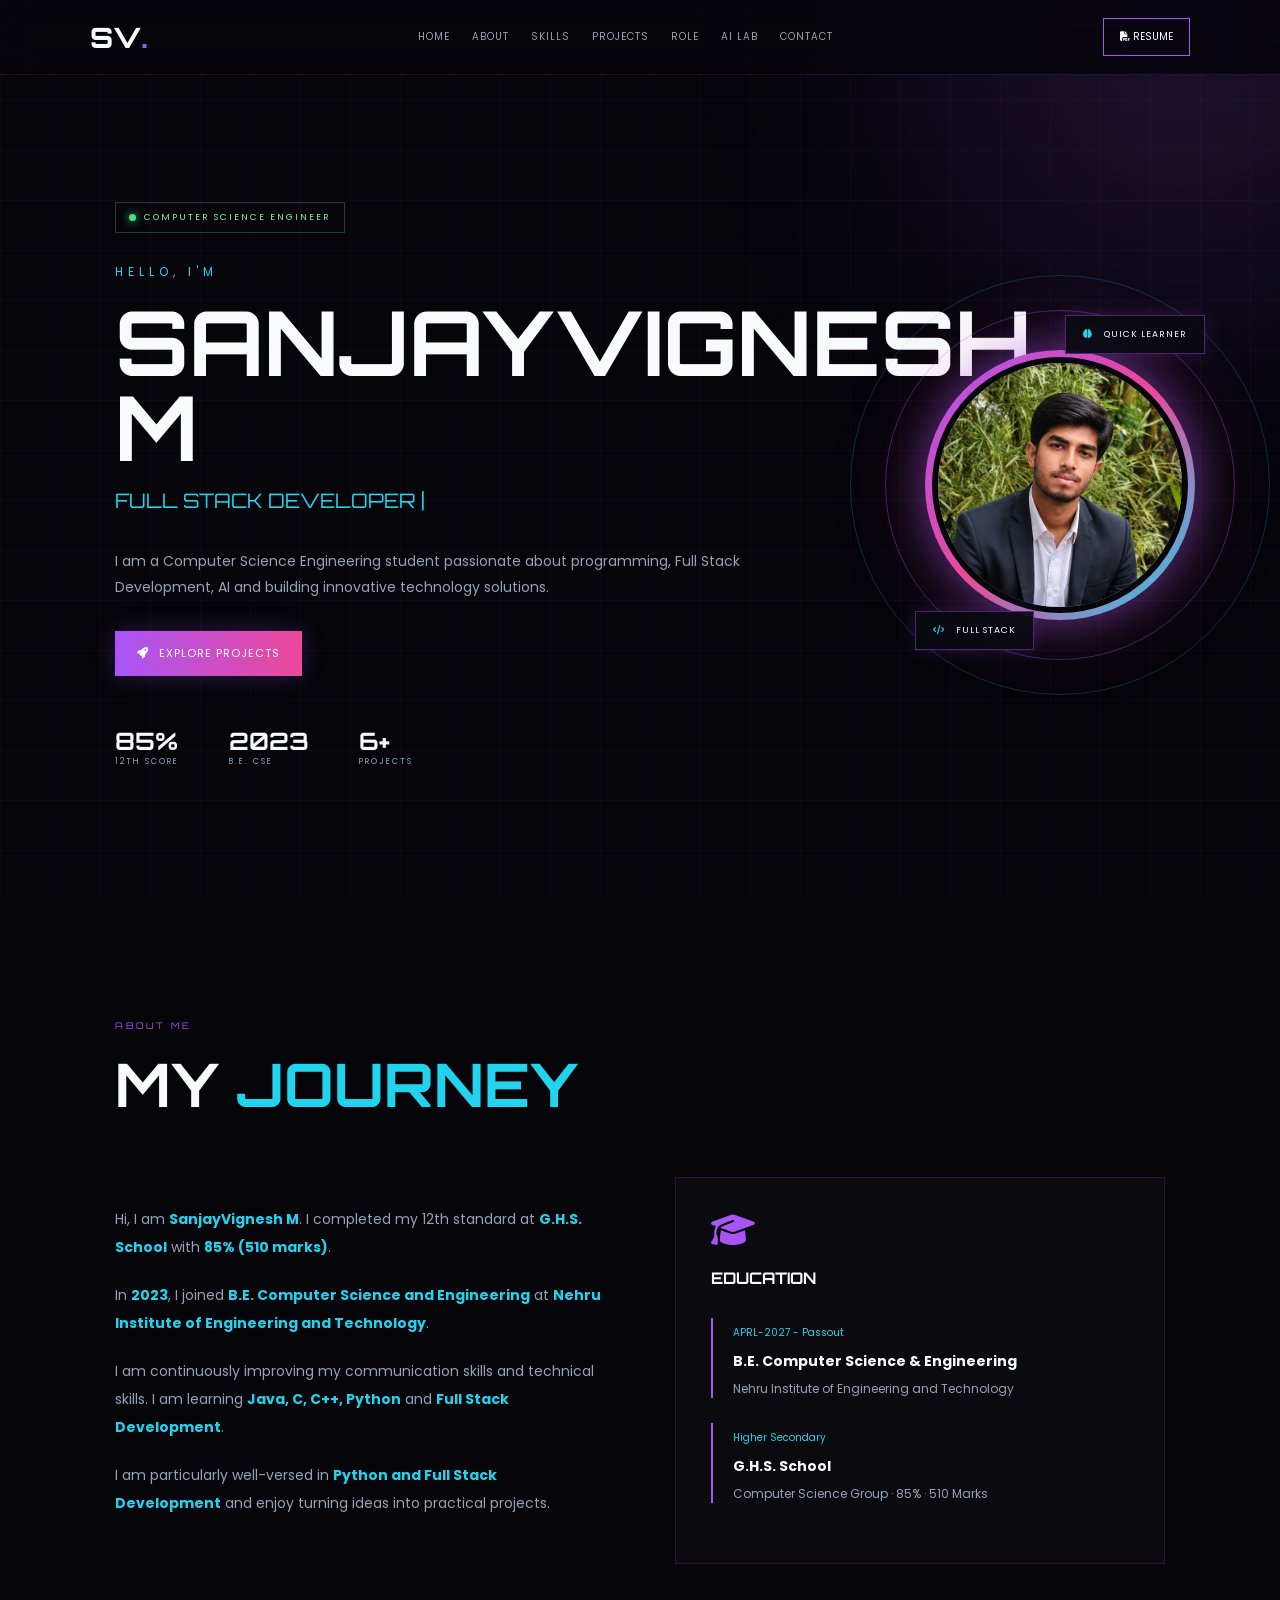
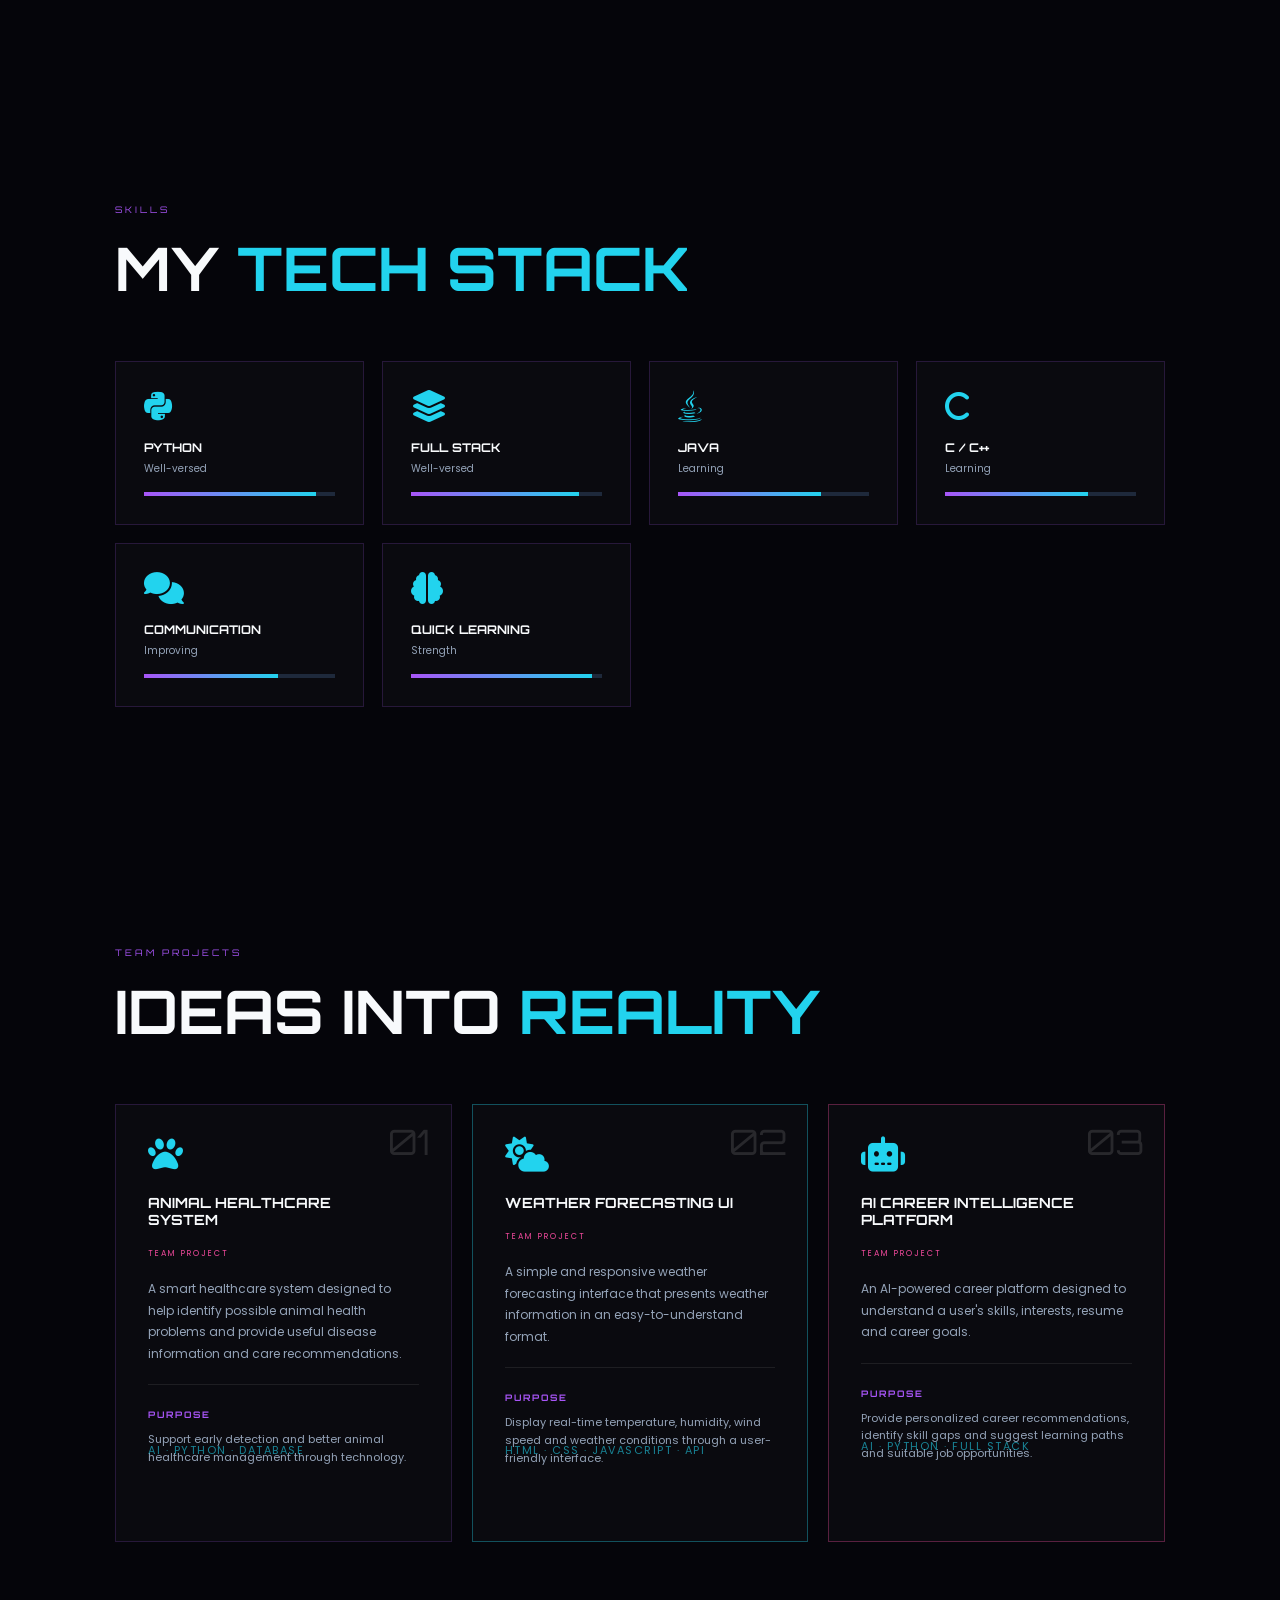
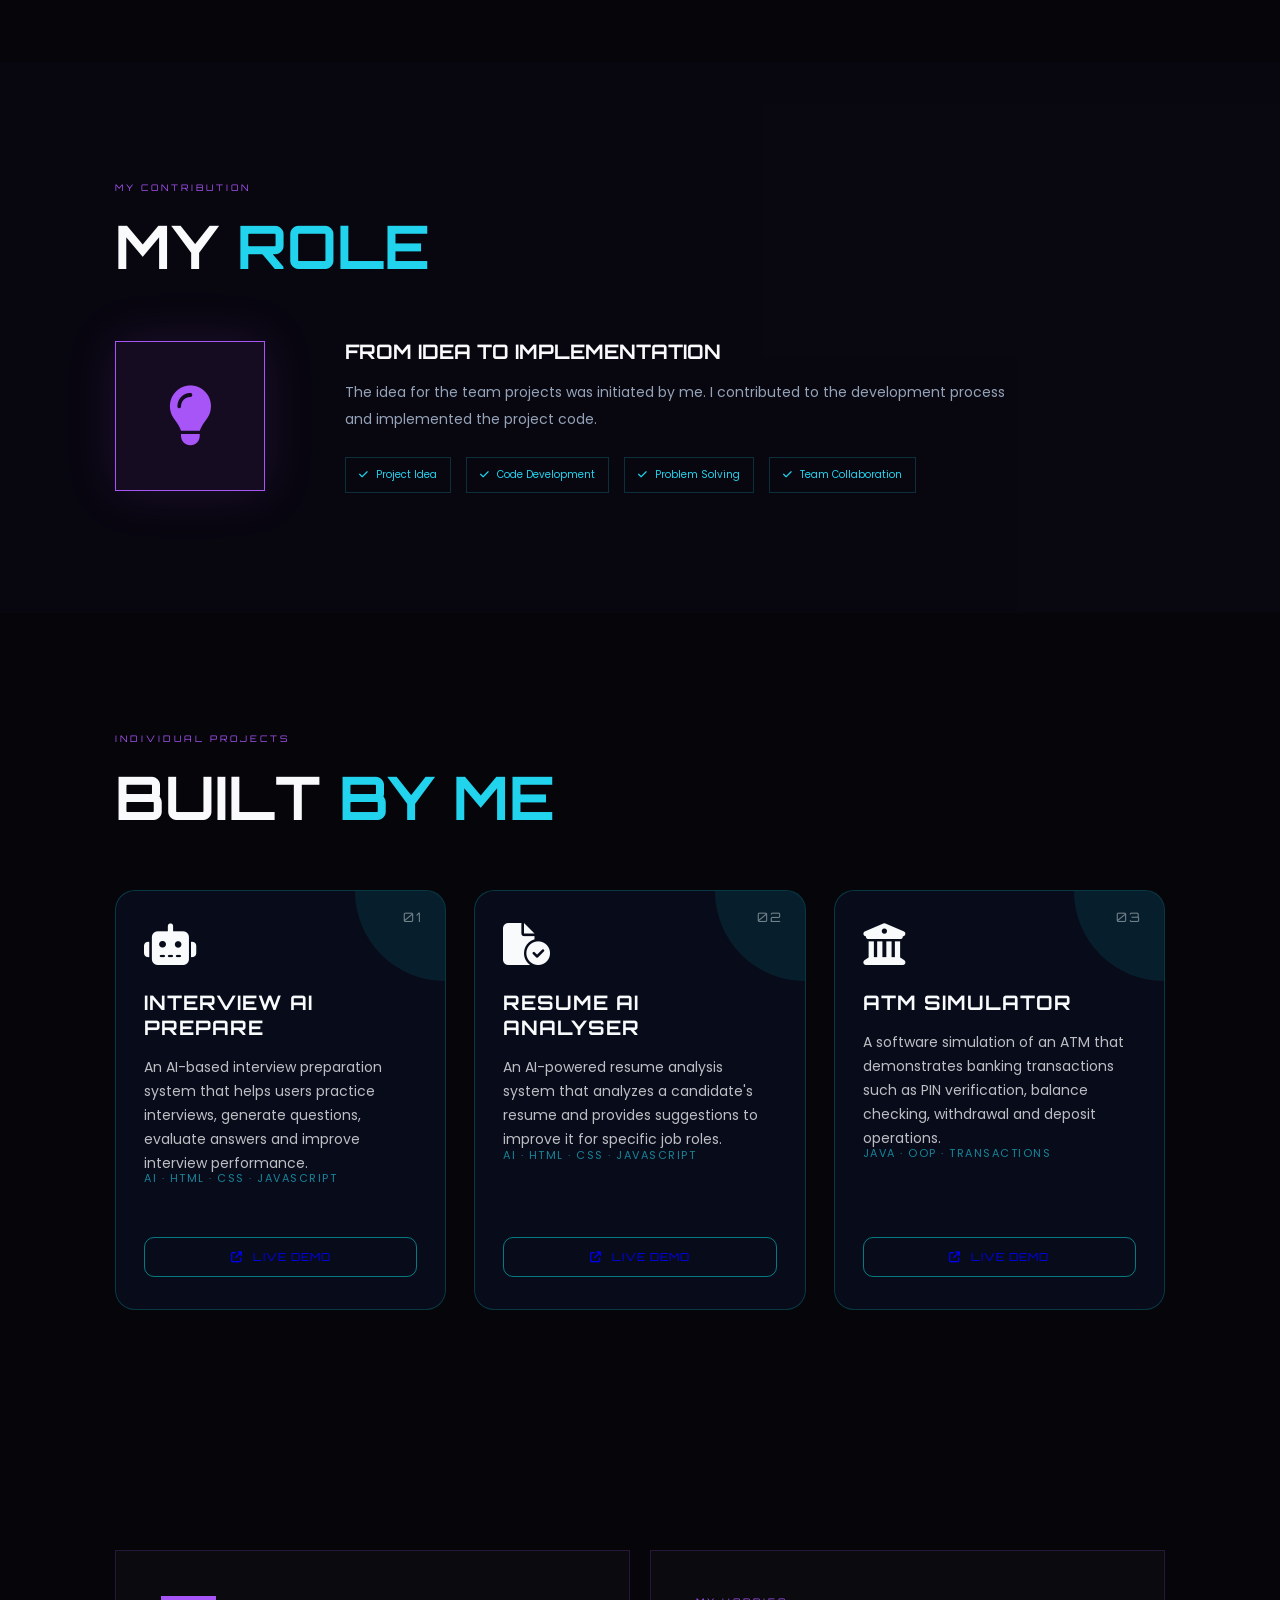
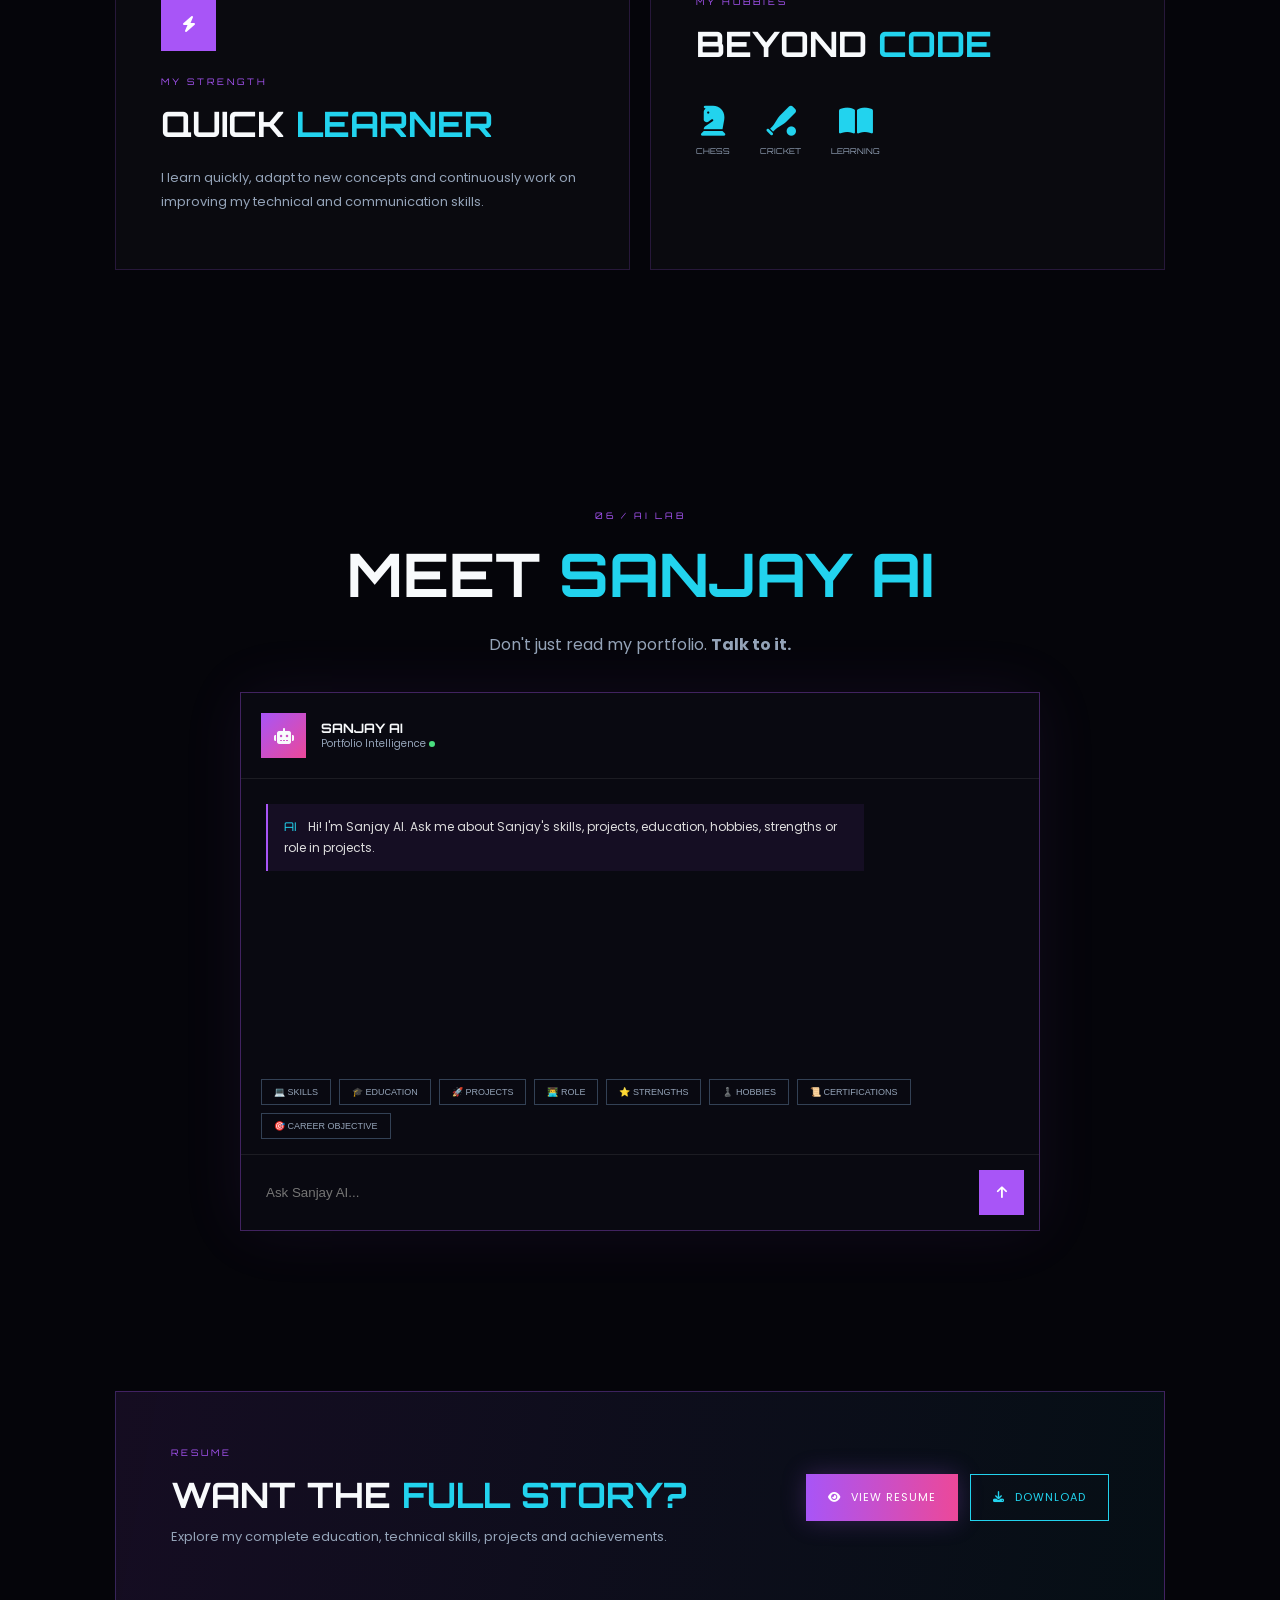
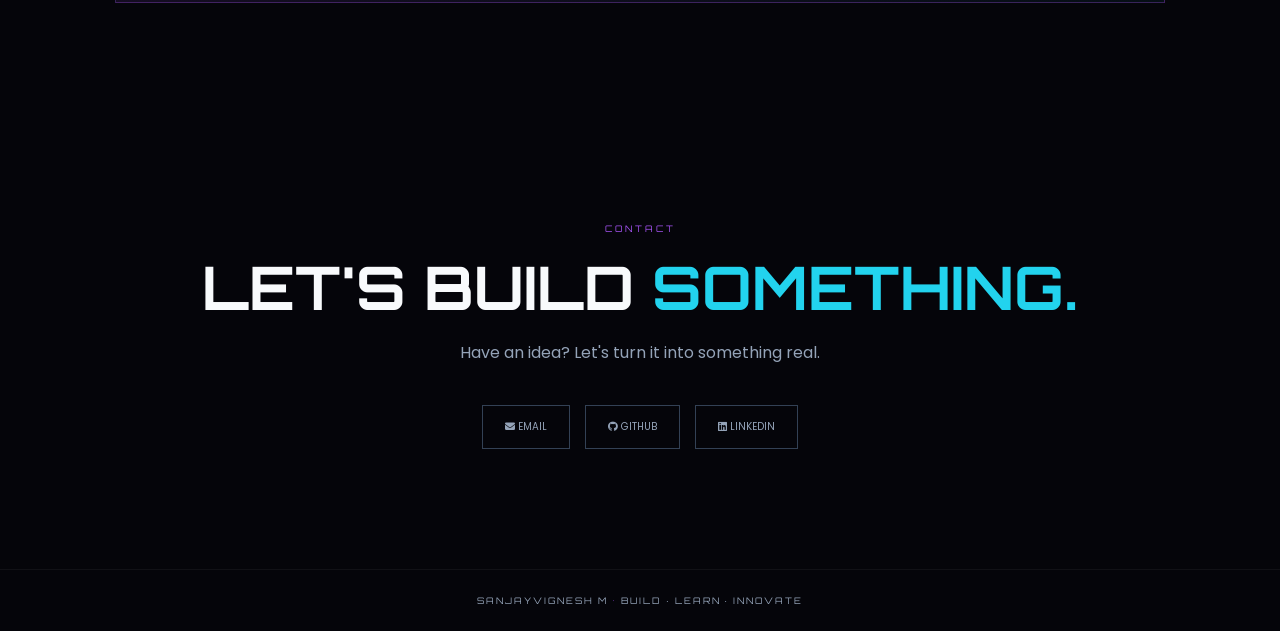
<file: index.html>
<!DOCTYPE html>
<html lang="en">
<head>
    <meta charset="UTF-8">
    <meta name="viewport" content="width=device-width, initial-scale=1.0">

    <title>Sanjay Vignesh M | AI Portfolio</title>

    <!-- Google Fonts -->
    <link rel="preconnect" href="https://fonts.googleapis.com">
    <link rel="preconnect" href="https://fonts.gstatic.com" crossorigin>

    <link href="https://fonts.googleapis.com/css2?family=Orbitron:wght@400;500;600;700;800&family=Poppins:wght@300;400;500;600&display=swap"
          rel="stylesheet">

    <!-- Font Awesome -->
    <link rel="stylesheet"
          href="https://cdnjs.cloudflare.com/ajax/libs/font-awesome/6.5.2/css/all.min.css">

    <link rel="stylesheet" href="sanjay3.css">
</head>

<body>

<div class="grid-background"></div>


<!-- ================= NAVIGATION ================= -->

<header>

    <div class="logo">
        SV<span>.</span>
    </div>

    <nav>
        <a href="#home">HOME</a>
        <a href="#about">ABOUT</a>
        <a href="#skills">SKILLS</a>
        <a href="#projects">PROJECTS</a>
        <a href="#role">ROLE</a>
        <a href="#ai">AI LAB</a>
        <a href="#contact">CONTACT</a>
    </nav>

    <a href="resume.pdf"
       target="_blank"
       class="resume-nav">

        <i class="fa-solid fa-file-pdf"></i>
        RESUME

    </a>

</header>


<!-- ================= HERO ================= -->

<section class="hero" id="home">

    <div class="hero-content">

        <div class="status">
            <span></span>
            COMPUTER SCIENCE ENGINEER
        </div>

        <p class="small-title">
            HELLO, I'M
        </p>

        <h1>
            SANJAYVIGNESH M
        </h1>

        <div class="typing-line">
            <span id="typing"></span>
            <span class="cursor">|</span>
        </div>

        <p class="hero-description">

            I am a Computer Science Engineering student passionate
            about programming, Full Stack Development, AI and
            building innovative technology solutions.

        </p>

        <div class="hero-buttons">

            <a href="#projects" class="main-btn">
                <i class="fa-solid fa-rocket"></i>
                EXPLORE PROJECTS
            </a>
        </div>


        <div class="quick-stats">

            <div>
                <strong>85%</strong>
                <small>12TH SCORE</small>
            </div>

            <div>
                <strong>2023</strong>
                <small>B.E. CSE</small>
            </div>

            <div>
                <strong>6+</strong>
                <small>PROJECTS</small>
            </div>

        </div>

    </div>


    <!-- PROFILE -->

    <div class="ai-profile">

        <div class="orbit orbit-one"></div>
        <div class="orbit orbit-two"></div>

        <div class="profile-ring">

            <img src="sanjay.png"
                 alt="Sanjayvignesh M" width="360" height="360">

        </div>

        <div class="floating-card card-top">

            <i class="fa-solid fa-brain"></i>
 
            QUICK LEARNER

        </div>

        <div class="floating-card card-bottom">

            <i class="fa-solid fa-code"></i>

            FULL STACK

        </div>

    </div>

</section>


<!-- ================= ABOUT ================= -->

<section id="about" class="section">

    <div class="section-label">
        ABOUT ME
    </div>

    <h2>
        MY <span>JOURNEY</span>
    </h2>


    <div class="about-grid">

        <div class="about-text">

            <p>
                Hi, I am <strong>SanjayVignesh M</strong>.
                I completed my 12th standard at
                <strong> G.H.S. School</strong> with
                <strong>85% (510 marks)</strong>.
            </p>

            <p>
                In <strong>2023</strong>, I joined
                <strong>B.E. Computer Science and Engineering</strong>
                at <strong>Nehru Institute of Engineering and Technology</strong>.
            </p>

            <p>
                I am continuously improving my communication skills
                and technical skills. I am learning
                <strong>Java, C, C++, Python</strong> and
                <strong>Full Stack Development</strong>.
            </p>

            <p>
                I am particularly well-versed in
                <strong>Python and Full Stack Development</strong>
                and enjoy turning ideas into practical projects.
            </p>

        </div>


        <div class="education-card">

            <i class="fa-solid fa-graduation-cap"></i>

            <h3>EDUCATION</h3>

            <div class="education-line">

                <span> APRL-2027 - Passout</span>

                <h4>
                    B.E. Computer Science & Engineering
                </h4>

                <p>
                    Nehru Institute of Engineering and Technology
                </p>

            </div>


            <div class="education-line">

                <span>Higher Secondary</span>

                <h4>
                    G.H.S. School
                </h4>

                <p>
                    Computer Science Group · 85% · 510 Marks
                </p>

            </div>

        </div>

    </div>

</section>


<!-- ================= SKILLS ================= -->

<section id="skills" class="section">

    <div class="section-label">
         SKILLS
    </div>

    <h2>
        MY <span>TECH STACK</span>
    </h2>


    <div class="skill-grid">

        <div class="skill-card">

            <i class="fa-brands fa-python"></i>

            <h3>PYTHON</h3>

            <p>Well-versed</p>

            <div class="skill-line">
                <span style="width:90%"></span>
            </div>

        </div>


        <div class="skill-card">

            <i class="fa-solid fa-layer-group"></i>

            <h3>FULL STACK</h3>

            <p>Well-versed</p>

            <div class="skill-line">
                <span style="width:88%"></span>
            </div>

        </div>


        <div class="skill-card">

            <i class="fa-brands fa-java"></i>

            <h3>JAVA</h3>

            <p>Learning</p>

            <div class="skill-line">
                <span style="width:75%"></span>
            </div>

        </div>


        <div class="skill-card">

            <i class="fa-solid fa-c"></i>

            <h3>C / C++</h3>

            <p>Learning</p>

            <div class="skill-line">
                <span style="width:75%"></span>
            </div>

        </div>


        <div class="skill-card">

            <i class="fa-solid fa-comments"></i>

            <h3>COMMUNICATION</h3>

            <p>Improving</p>

            <div class="skill-line">
                <span style="width:70%"></span>
            </div>

        </div>


        <div class="skill-card">

            <i class="fa-solid fa-brain"></i>

            <h3>QUICK LEARNING</h3>

            <p>Strength</p>

            <div class="skill-line">
                <span style="width:95%"></span>
            </div>

        </div>

    </div>

</section>


<!-- ================= TEAM PROJECTS ================= -->

<section id="projects" class="section">

    <div class="section-label">
        TEAM PROJECTS
    </div>

    <h2>
        IDEAS INTO <span>REALITY</span>
    </h2>


    <div class="project-grid">


        <!-- Animal Healthcare -->

        <div class="project-card">

            <div class="project-number">
                01
            </div>

            <i class="fa-solid fa-paw project-icon"></i>

            <h3>
                ANIMAL HEALTHCARE SYSTEM
            </h3>

            <span class="project-type">
                TEAM PROJECT
            </span>

            <p>
                A smart healthcare system designed to help
                identify possible animal health problems and
                provide useful disease information and
                care recommendations.
            </p>

            <div class="purpose">

                <strong>PURPOSE</strong>

                <p>
                    Support early detection and better animal
                    healthcare management through technology.
                </p>

            </div>

            <div class="project-tech">
                AI · PYTHON · DATABASE
            </div>

        </div>


        <!-- Weather -->

        <div class="project-card featured">

            <div class="project-number">
                02
            </div>

            <i class="fa-solid fa-cloud-sun project-icon"></i>

            <h3>
                WEATHER FORECASTING UI
            </h3>

            <span class="project-type">
                TEAM PROJECT
            </span>

            <p>
                A simple and responsive weather forecasting
                interface that presents weather information
                in an easy-to-understand format.
            </p>

            <div class="purpose">

                <strong>PURPOSE</strong>

                <p>
                    Display real-time temperature, humidity,
                    wind speed and weather conditions through
                    a user-friendly interface.
                </p>

            </div>

            <div class="project-tech">
                HTML · CSS · JAVASCRIPT · API
            </div>

        </div>


        <!-- AI Career -->

        <div class="project-card ai-project">

            <div class="project-number">
                03
            </div>

            <i class="fa-solid fa-robot project-icon"></i>

            <h3>
                AI CAREER INTELLIGENCE PLATFORM
            </h3>

            <span class="project-type">
                TEAM PROJECT
            </span>

            <p>
                An AI-powered career platform designed to
                understand a user's skills, interests,
                resume and career goals.
            </p>

            <div class="purpose">

                <strong>PURPOSE</strong>

                <p>
                    Provide personalized career recommendations,
                    identify skill gaps and suggest learning paths
                    and suitable job opportunities.
                </p>

            </div>

            <div class="project-tech">
                AI · PYTHON · FULL STACK
            </div>

        </div>

    </div>

</section>


<!-- ================= MY ROLE ================= -->

<section id="role" class="section role-section">

    <div class="section-label">
         MY CONTRIBUTION
    </div>

    <h2>
        MY <span>ROLE</span>
    </h2>


    <div class="role-container">

        <div class="role-icon">

            <i class="fa-solid fa-lightbulb"></i>

        </div>


        <div class="role-content">

            <h3>
                FROM IDEA TO IMPLEMENTATION
            </h3>

            <p>
                The idea for the team projects was initiated by me.
                I contributed to the development process and
                implemented the project code.
            </p>

            <div class="role-points">

                <div>
                    <i class="fa-solid fa-check"></i>
                    Project Idea
                </div>

                <div>
                    <i class="fa-solid fa-check"></i>
                    Code Development
                </div>

                <div>
                    <i class="fa-solid fa-check"></i>
                    Problem Solving
                </div>

                <div>
                    <i class="fa-solid fa-check"></i>
                    Team Collaboration
                </div>

            </div>

        </div>

    </div>

</section>


<!-- ================= INDIVIDUAL PROJECTS ================= -->

<section class="section" id="individual-projects">

    <div class="section-label">
        INDIVIDUAL PROJECTS
    </div>

    <h2>
        BUILT <span>BY ME</span>
    </h2>

    <div class="individual-grid">

        <!-- ================= PROJECT 01 ================= -->

        <div class="individual-card">

            <span>01</span>

            <i class="fa-solid fa-robot"></i>

            <h3>
                INTERVIEW AI PREPARE
            </h3>

            <p>
                An AI-based interview preparation system that helps
                users practice interviews, generate questions,
                evaluate answers and improve interview performance.
            </p>

            <div class="project-tech">
                AI · HTML · CSS · JAVASCRIPT
            </div>

            <a href="https://sanjay78408.github.io/Interview-AI-/"
               target="_blank"
               rel="noopener noreferrer"
               class="project-link">

                <i class="fa-solid fa-arrow-up-right-from-square"></i>
                LIVE DEMO

            </a>

        </div>


        <!-- ================= PROJECT 02 ================= -->

        <div class="individual-card">

            <span>02</span>

            <i class="fa-solid fa-file-circle-check"></i>

            <h3>
                RESUME AI ANALYSER
            </h3>

            <p>
                An AI-powered resume analysis system that analyzes
                a candidate's resume and provides suggestions to
                improve it for specific job roles.
            </p>

            <div class="project-tech">
                AI · HTML · CSS · JAVASCRIPT
            </div>

            <a href="https://sanjay78408.github.io/Resume-AI-analyser/"
               target="_blank"
               rel="noopener noreferrer"
               class="project-link">

                <i class="fa-solid fa-arrow-up-right-from-square"></i>
                LIVE DEMO

            </a>

        </div>


        <!-- ================= PROJECT 03 ================= -->

        <div class="individual-card">

            <span>03</span>

            <i class="fa-solid fa-building-columns"></i>

            <h3>
                ATM SIMULATOR
            </h3>

            <p>
                A software simulation of an ATM that demonstrates
                banking transactions such as PIN verification,
                balance checking, withdrawal and deposit operations.
            </p>

            <div class="project-tech">
                JAVA · OOP · TRANSACTIONS
            </div>

            <a href="https://sanjay78408.github.io/ATM-simulator/"
               target="_blank"
               rel="noopener noreferrer"
               class="project-link">

                <i class="fa-solid fa-arrow-up-right-from-square"></i>
                LIVE DEMO

            </a>

        </div>

    </div>

</section>

<!-- ================= STRENGTH + HOBBIES ================= -->

<section class="section personal-section">

    <div class="personal-grid">


        <div class="personal-card strength">

            <div class="personal-icon">
                <i class="fa-solid fa-bolt"></i>
            </div>

            <p class="label">
                MY STRENGTH
            </p>

            <h2>
                QUICK
                <span>LEARNER</span>
            </h2>

            <p>
                I learn quickly, adapt to new concepts
                and continuously work on improving
                my technical and communication skills.
            </p>

        </div>


        <div class="personal-card">

            <p class="label">
                MY HOBBIES
            </p>

            <h2>
                BEYOND
                <span>CODE</span>
            </h2>


            <div class="hobbies">

                <div>
                    <i class="fa-solid fa-chess-knight"></i>
                    <span>CHESS</span>
                </div>

                <div>
                    <i class="fa-solid fa-baseball-bat-ball"></i>
                    <span>CRICKET</span>
                </div>

                <div>
                    <i class="fa-solid fa-book-open"></i>
                    <span>LEARNING</span>
                </div>

            </div>

        </div>

    </div>

</section>


<!-- ================= AI PORTFOLIO ================= -->

<section id="ai" class="section ai-section">

    <div class="section-label">
        06 / AI LAB
    </div>

    <h2>
        MEET <span>SANJAY AI</span>
    </h2>

    <p class="ai-intro">
        Don't just read my portfolio.
        <strong>Talk to it.</strong>
    </p>


    <div class="ai-container">

        <div class="ai-header">

            <div class="robot">

                <i class="fa-solid fa-robot"></i>

            </div>

            <div>

                <h3>
                    SANJAY AI
                </h3>

                <p>
                    Portfolio Intelligence
                    <span class="online"></span>
                </p>

            </div>

        </div>


        <div id="chat-box" class="chat-box">

            <div class="bot-message">

                <span class="bot-icon">
                    AI
                </span>

                Hi! I'm Sanjay AI.
                Ask me about Sanjay's skills,
                projects, education, hobbies,
                strengths or role in projects.

            </div>

        </div>

<div class="suggestions">

    <button onclick="quickQuestion('What are Sanjay Vignesh skills?')">
        💻 SKILLS
    </button>

    <button onclick="quickQuestion('Tell me about Sanjay Vignesh education')">
        🎓 EDUCATION
    </button>

    <button onclick="quickQuestion('What projects has Sanjay Vignesh developed?')">
        🚀 PROJECTS
    </button>

    <button onclick="quickQuestion('What was Sanjay Vignesh role in the team projects?')">
        👨‍💻 ROLE
    </button>

    <button onclick="quickQuestion('What are Sanjay Vignesh strengths?')">
        ⭐ STRENGTHS
    </button>

    <button onclick="quickQuestion('What are Sanjay Vignesh hobbies?')">
        ♟️ HOBBIES
    </button>

    <button onclick="quickQuestion('Tell me about Sanjay Vignesh certifications')">
        📜 CERTIFICATIONS
    </button>

    <button onclick="quickQuestion('Tell me about Sanjay Vignesh career objective')">
        🎯 CAREER OBJECTIVE
    </button>

</div>


        <div class="chat-input">

            <input
                type="text"
                id="user-input"
                placeholder="Ask Sanjay AI..."
                onkeydown="handleEnter(event)"
            >

            <button onclick="askAI()">

                <i class="fa-solid fa-arrow-up"></i>

            </button>

        </div>

    </div>

</section>


<!-- ================= RESUME ================= -->

<section class="resume-section">

    <div>

        <div class="section-label">
            RESUME
        </div>

        <h2>
            WANT THE
            <span>FULL STORY?</span>
        </h2>

        <p>
            Explore my complete education, technical skills,
            projects and achievements.
        </p>

    </div>

<div class="resume-buttons">

    <a href="./resume.pdf" target="_blank" class="main-btn">
        <i class="fa-solid fa-eye"></i>
        VIEW RESUME
    </a>

    <a href="./resume.pdf" download class="outline-btn">
        <i class="fa-solid fa-download"></i>
        DOWNLOAD
    </a>

</div>

</section>


<!-- ================= CONTACT ================= -->

<section id="contact" class="section contact">

    <div class="section-label">
        CONTACT
    </div>

    <h2>
        LET'S BUILD
        <span>SOMETHING.</span>
    </h2>

    <p>
        Have an idea? Let's turn it into something real.
    </p>
<div class="contact-links">

    <!-- Gmail -->
    <a href="https://mail.google.com/mail/?view=cm&fs=1&to=sanjayvignesh2529@gmail.com"
       target="_blank"
       rel="noopener noreferrer">
        <i class="fa-solid fa-envelope"></i>
        <span>EMAIL</span>
    </a>

    <!-- GitHub -->
    <a href="https://github.com/SanjayVignesh"
       target="_blank"
       rel="noopener noreferrer">
        <i class="fa-brands fa-github"></i>
        <span>GITHUB</span>
    </a>

    <!-- LinkedIn -->
    <a href="https://www.linkedin.com/in/sanjayvignesh/"
       target="_blank"
       rel="noopener noreferrer">
        <i class="fa-brands fa-linkedin"></i>
        <span>LINKEDIN</span>
    </a>

</div>
</section>


<!-- ================= FOOTER ================= -->

<footer>

    <p>
        SANJAYVIGNESH M
        <span>•</span>
        BUILD · LEARN · INNOVATE
    </p>

</footer>


<script src="script2.js"></script>

</body>
</html>
</file>
<file: sanjay3.css>
* {
    margin: 0;
    padding: 0;
    box-sizing: border-box;
    scroll-behavior: smooth;
}

:root {
    --bg: #05050a;
    --bg2: #0a0a12;
    --purple: #a855f7;
    --pink: #ec4899;
    --cyan: #22d3ee;
    --white: #f8fafc;
    --gray: #94a3b8;
    --border: rgba(168, 85, 247, 0.18);
}

body {
    background: var(--bg);
    color: var(--white);
    font-family: 'Poppins', sans-serif;
    overflow-x: hidden;
}


/* BACKGROUND */

.grid-background {
    position: fixed;
    inset: 0;

    background-image:
        linear-gradient(rgba(168, 85, 247, .05) 1px, transparent 1px),
        linear-gradient(90deg, rgba(168, 85, 247, .05) 1px, transparent 1px);

    background-size: 50px 50px;

    pointer-events: none;

    z-index: -2;
}

body::before {
    content: "";

    position: fixed;

    width: 500px;
    height: 500px;

    top: -200px;
    right: -150px;

    background: rgba(168, 85, 247, .15);

    filter: blur(120px);

    border-radius: 50%;

    z-index: -1;
}


/* HEADER */

header {
    position: fixed;

    top: 0;
    left: 0;

    width: 100%;

    padding: 18px 7%;

    display: flex;

    align-items: center;

    justify-content: space-between;

    background: rgba(5, 5, 10, .78);

    backdrop-filter: blur(20px);

    border-bottom: 1px solid var(--border);

    z-index: 1000;
}

.logo {
    font-family: 'Orbitron', sans-serif;

    font-size: 28px;

    font-weight: 800;
}

.logo span {
    color: var(--purple);
}

nav {
    display: flex;
    gap: 22px;
}

nav a {
    color: var(--gray);

    text-decoration: none;

    font-size: 10px;

    letter-spacing: 1px;

    transition: .3s;
}

nav a:hover {
    color: var(--cyan);
}

.resume-nav {
    color: white;

    text-decoration: none;

    font-size: 10px;

    padding: 10px 16px;

    border: 1px solid var(--purple);

    transition: .3s;
}

.resume-nav:hover {
    background: var(--purple);

    box-shadow: 0 0 25px rgba(168, 85, 247, .5);
}


/* HERO */

.hero {
    min-height: 100vh;

    display: flex;

    align-items: center;

    justify-content: space-between;

    padding: 150px 9% 80px;

    gap: 60px;
}

.hero-content {
    max-width: 750px;
}

.status {
    display: inline-flex;

    align-items: center;

    gap: 8px;

    color: #86efac;

    font-size: 9px;

    letter-spacing: 2px;

    border: 1px solid rgba(134, 239, 172, .25);

    padding: 8px 13px;

    margin-bottom: 30px;
}

.status span {
    width: 7px;
    height: 7px;

    background: #4ade80;

    border-radius: 50%;

    box-shadow: 0 0 10px #4ade80;
}

.small-title {
    color: var(--cyan);

    letter-spacing: 5px;

    font-size: 12px;
}

.hero h1 {
    font-family: 'Orbitron', sans-serif;

    font-size: clamp(48px, 7vw, 95px);

    line-height: .95;

    margin: 18px 0;
}

.hero h1 span {
    display: block;

    background: linear-gradient(
        90deg,
        var(--purple),
        var(--pink),
        var(--cyan)
    );

    -webkit-background-clip: text;

    -webkit-text-fill-color: transparent;
}

.typing-line {
    font-family: 'Orbitron', sans-serif;

    font-size: 20px;

    color: var(--cyan);

    min-height: 35px;
}

.cursor {
    animation: blink .7s infinite;
}

@keyframes blink {
    50% {
        opacity: 0;
    }
}

.hero-description {
    max-width: 650px;

    color: var(--gray);

    line-height: 1.9;

    margin: 25px 0 30px;

    font-size: 14px;
}


/* BUTTONS */

.hero-buttons {
    display: flex;

    gap: 15px;

    flex-wrap: wrap;
}

.main-btn,
.outline-btn {
    display: inline-flex;

    align-items: center;

    gap: 10px;

    padding: 14px 22px;

    text-decoration: none;

    font-size: 11px;

    letter-spacing: 1px;

    transition: .3s;
}

.main-btn {
    color: white;

    background: linear-gradient(
        90deg,
        var(--purple),
        var(--pink)
    );

    box-shadow: 0 0 25px rgba(168, 85, 247, .25);
}

.main-btn:hover {
    transform: translateY(-4px);

    box-shadow: 0 0 35px rgba(168, 85, 247, .6);
}

.outline-btn {
    color: var(--cyan);

    border: 1px solid var(--cyan);
}

.outline-btn:hover {
    color: white;

    background: rgba(34, 211, 238, .1);

    box-shadow: 0 0 25px rgba(34, 211, 238, .3);
}


/* STATS */

.quick-stats {
    display: flex;

    gap: 50px;

    margin-top: 50px;
}

.quick-stats div {
    display: flex;

    flex-direction: column;
}

.quick-stats strong {
    font-family: 'Orbitron';

    font-size: 24px;
}

.quick-stats small {
    color: var(--gray);

    font-size: 8px;

    letter-spacing: 2px;
}


/* PROFILE */

.ai-profile {
    position: relative;

    width: 430px;
    height: 430px;

    display: flex;

    justify-content: center;

    align-items: center;
}

.profile-ring {
    width: 270px;
    height: 270px;

    border-radius: 50%;

    padding: 7px;

    background: linear-gradient(
        135deg,
        var(--purple),
        var(--pink),
        var(--cyan)
    );

    box-shadow:
        0 0 40px rgba(168, 85, 247, .5),
        0 0 100px rgba(236, 72, 153, .2);
}

.profile-ring img {
    width: 100%;
    height: 100%;

    object-fit: cover;

    border-radius: 50%;

    border: 6px solid var(--bg);
}

.orbit {
    position: absolute;

    border: 1px solid rgba(168, 85, 247, .35);

    border-radius: 50%;
}

.orbit-one {
    width: 350px;
    height: 350px;

    animation: rotate 15s linear infinite;
}

.orbit-two {
    width: 420px;
    height: 420px;

    border-color: rgba(34, 211, 238, .2);

    animation: rotate 25s linear infinite reverse;
}

@keyframes rotate {
    from {
        transform: rotate(0deg);
    }

    to {
        transform: rotate(360deg);
    }
}

.floating-card {
    position: absolute;

    padding: 12px 17px;

    background: rgba(10, 10, 18, .9);

    border: 1px solid rgba(168, 85, 247, .4);

    backdrop-filter: blur(15px);

    font-size: 9px;

    letter-spacing: 1px;

    box-shadow: 0 0 20px rgba(168, 85, 247, .2);
}

.floating-card i {
    color: var(--cyan);

    margin-right: 8px;
}

.card-top {
    top: 45px;
    right: -10px;
}

.card-bottom {
    bottom: 50px;
    left: -10px;
}


/* SECTION */

.section {
    padding: 120px 9%;
}

.section-label {
    color: var(--purple);

    font-family: 'Orbitron';

    font-size: 9px;

    letter-spacing: 3px;

    margin-bottom: 15px;
}

.section h2 {
    font-family: 'Orbitron';

    font-size: clamp(35px, 5vw, 60px);

    margin-bottom: 55px;
}

.section h2 span {
    color: var(--cyan);
}


/* ABOUT */

.about-grid {
    display: grid;

    grid-template-columns: 1fr 1fr;

    gap: 70px;

    align-items: center;
}

.about-text p {
    color: var(--gray);

    line-height: 2;

    margin-bottom: 20px;

    font-size: 14px;
}

.about-text strong {
    color: var(--cyan);
}

.education-card {
    padding: 35px;

    background: rgba(255, 255, 255, .025);

    border: 1px solid var(--border);
}

.education-card > i {
    color: var(--purple);

    font-size: 35px;

    margin-bottom: 20px;
}

.education-card h3 {
    font-family: 'Orbitron';

    font-size: 16px;

    margin-bottom: 30px;
}

.education-line {
    border-left: 2px solid var(--purple);

    padding-left: 20px;

    margin-bottom: 25px;
}

.education-line span {
    color: var(--cyan);

    font-size: 10px;
}

.education-line h4 {
    margin: 8px 0;

    font-size: 14px;
}

.education-line p {
    color: var(--gray);

    font-size: 12px;
}


/* SKILLS */

.skill-grid {
    display: grid;

    grid-template-columns:
        repeat(auto-fit, minmax(210px, 1fr));

    gap: 18px;
}

.skill-card {
    padding: 28px;

    background: rgba(255, 255, 255, .025);

    border: 1px solid var(--border);

    transition: .3s;
}

.skill-card:hover {
    border-color: var(--cyan);

    transform: translateY(-6px);
}

.skill-card i {
    font-size: 32px;

    color: var(--cyan);

    margin-bottom: 18px;
}

.skill-card h3 {
    font-family: 'Orbitron';

    font-size: 12px;

    margin-bottom: 6px;
}

.skill-card p {
    color: var(--gray);

    font-size: 10px;

    margin-bottom: 15px;
}

.skill-line {
    height: 4px;

    background: #1e293b;
}

.skill-line span {
    display: block;

    height: 100%;

    background: linear-gradient(
        90deg,
        var(--purple),
        var(--cyan)
    );
}


/* PROJECTS */

.project-grid {
    display: grid;

    grid-template-columns:
        repeat(auto-fit, minmax(280px, 1fr));

    gap: 20px;
}

.project-card {
    position: relative;

    padding: 32px;

    min-height: 420px;

    background: rgba(255, 255, 255, .025);

    border: 1px solid var(--border);

    transition: .4s;
}

.project-card:hover {
    transform: translateY(-8px);

    border-color: var(--purple);

    box-shadow:
        0 20px 50px rgba(168, 85, 247, .12);
}

.featured {
    border-color: rgba(34, 211, 238, .35);
}

.ai-project {
    border-color: rgba(236, 72, 153, .35);
}

.project-number {
    position: absolute;

    right: 20px;
    top: 15px;

    font-family: 'Orbitron';

    color: rgba(255, 255, 255, .12);

    font-size: 35px;
}

.project-icon {
    color: var(--cyan);

    font-size: 35px;

    margin-bottom: 22px;
}

.project-card h3 {
    font-family: 'Orbitron';

    font-size: 14px;

    margin-bottom: 10px;

    max-width: 230px;
}

.project-type {
    display: inline-block;

    color: var(--pink);

    font-size: 8px;

    letter-spacing: 2px;

    margin-bottom: 18px;
}

.project-card > p {
    color: var(--gray);

    line-height: 1.8;

    font-size: 12px;
}

.purpose {
    margin-top: 20px;

    padding-top: 15px;

    border-top: 1px solid rgba(255,255,255,.08);
}

.purpose strong {
    color: var(--purple);

    font-family: 'Orbitron';

    font-size: 9px;

    letter-spacing: 2px;
}

.purpose p {
    color: var(--gray);

    font-size: 11px;

    line-height: 1.6;

    margin-top: 6px;
}

.project-tech {
    position: absolute;

    bottom: 25px;

    color: var(--cyan);

    font-size: 9px;

    letter-spacing: 1px;
}


/* ROLE */

.role-section {
    background: rgba(168, 85, 247, .025);
}

.role-container {
    display: grid;

    grid-template-columns: 180px 1fr;

    gap: 50px;

    align-items: center;

    max-width: 900px;
}

.role-icon {
    width: 150px;
    height: 150px;

    display: flex;

    align-items: center;
    justify-content: center;

    border: 1px solid var(--purple);

    background: rgba(168, 85, 247, .08);

    box-shadow: 0 0 50px rgba(168, 85, 247, .15);
}

.role-icon i {
    color: var(--purple);

    font-size: 60px;
}

.role-content h3 {
    font-family: 'Orbitron';

    font-size: 20px;

    margin-bottom: 15px;
}

.role-content > p {
    color: var(--gray);

    line-height: 1.9;

    font-size: 14px;
}

.role-points {
    display: flex;

    gap: 15px;

    flex-wrap: wrap;

    margin-top: 25px;
}

.role-points div {
    color: var(--cyan);

    font-size: 10px;

    padding: 9px 13px;

    border: 1px solid rgba(34, 211, 238, .2);
}

.role-points i {
    margin-right: 5px;
}


/* ================= INDIVIDUAL PROJECTS ================= */

.individual-grid {
    display: grid;
    grid-template-columns: repeat(3, 1fr);
    gap: 28px;
    margin-top: 45px;
}

.individual-card {
    position: relative;
    padding: 32px 28px;
    min-height: 390px;

    background: rgba(10, 15, 30, 0.85);
    border: 1px solid rgba(0, 255, 255, 0.18);
    border-radius: 20px;

    display: flex;
    flex-direction: column;

    overflow: hidden;

    transition:
        transform 0.35s ease,
        border-color 0.35s ease,
        box-shadow 0.35s ease;
}

.individual-card::before {
    content: "";
    position: absolute;

    width: 180px;
    height: 180px;

    top: -90px;
    right: -90px;

    border-radius: 50%;

    background: rgba(0, 255, 255, 0.08);

    transition: transform 0.4s ease;
}

.individual-card:hover {
    transform: translateY(-10px);

    border-color: rgba(0, 255, 255, 0.7);

    box-shadow:
        0 15px 45px rgba(0, 0, 0, 0.45),
        0 0 25px rgba(0, 255, 255, 0.12);
}

.individual-card:hover::before {
    transform: scale(2);
}

.individual-card > span {
    position: absolute;

    top: 18px;
    right: 22px;

    font-family: "Orbitron", sans-serif;

    font-size: 13px;
    letter-spacing: 2px;

    opacity: 0.45;
}

.individual-card > i {
    font-size: 42px;

    margin-bottom: 25px;

    position: relative;
    z-index: 2;
}

.individual-card h3 {
    position: relative;
    z-index: 2;

    font-family: "Orbitron", sans-serif;

    font-size: 20px;
    letter-spacing: 1px;

    margin-bottom: 16px;
}

.individual-card p {
    position: relative;
    z-index: 2;

    line-height: 1.7;

    font-size: 14px;

    opacity: 0.75;

    margin-bottom: 20px;
}

.project-tech {
    position: relative;
    z-index: 2;

    font-size: 11px;
    letter-spacing: 1.5px;

    opacity: 0.6;

    margin-bottom: 25px;
}

/* ================= LIVE DEMO BUTTON ================= */

.project-link {
    position: relative;
    z-index: 2;

    display: inline-flex;
    align-items: center;
    justify-content: center;

    gap: 10px;

    margin-top: auto;

    padding: 12px 18px;

    border: 1px solid rgba(0, 255, 255, 0.45);
    border-radius: 10px;

    text-decoration: none;

    font-family: "Orbitron", sans-serif;

    font-size: 11px;
    letter-spacing: 1px;

    transition: all 0.3s ease;
}

.project-link:hover {
    transform: translateY(-2px);

    border-color: rgba(0, 255, 255, 1);

    box-shadow: 0 0 20px rgba(0, 255, 255, 0.2);
}


/* ================= MOBILE ================= */

@media (max-width: 900px) {

    .individual-grid {
        grid-template-columns: repeat(2, 1fr);
    }

}


@media (max-width: 600px) {

    .individual-grid {
        grid-template-columns: 1fr;
    }

    .individual-card {
        min-height: 350px;
    }

}

/* PERSONAL */

.personal-grid {
    display: grid;

    grid-template-columns: 1fr 1fr;

    gap: 20px;
}

.personal-card {
    padding: 45px;

    min-height: 320px;

    background: rgba(255,255,255,.025);

    border: 1px solid var(--border);
}

.personal-icon {
    width: 55px;
    height: 55px;

    display: flex;

    align-items: center;
    justify-content: center;

    background: var(--purple);

    margin-bottom: 25px;
}

.personal-icon i {
    color: white;
}

.label {
    color: var(--purple);

    font-family: 'Orbitron';

    font-size: 9px;

    letter-spacing: 3px;

    margin-bottom: 15px;
}

.personal-card h2 {
    font-family: 'Orbitron';

    font-size: 35px;

    margin-bottom: 20px;
}

.personal-card h2 span {
    color: var(--cyan);
}

.personal-card > p:last-child {
    color: var(--gray);

    font-size: 13px;

    line-height: 1.8;
}

.hobbies {
    display: flex;

    gap: 30px;

    margin-top: 40px;
}

.hobbies div {
    display: flex;

    flex-direction: column;

    gap: 10px;

    align-items: center;
}

.hobbies i {
    color: var(--cyan);

    font-size: 30px;
}

.hobbies span {
    font-family: 'Orbitron';

    color: var(--gray);

    font-size: 8px;
}


/* AI */

.ai-section {
    text-align: center;
}

.ai-intro {
    color: var(--gray);

    margin-top: -35px;

    margin-bottom: 35px;
}

.ai-container {
    max-width: 800px;

    margin: auto;

    text-align: left;

    background: rgba(10, 10, 18, .9);

    border: 1px solid rgba(168, 85, 247, .35);

    box-shadow:
        0 0 60px rgba(168, 85, 247, .08);
}

.ai-header {
    display: flex;

    align-items: center;

    gap: 15px;

    padding: 20px;

    border-bottom: 1px solid rgba(255,255,255,.08);
}

.robot {
    width: 45px;
    height: 45px;

    display: flex;

    justify-content: center;

    align-items: center;

    background: linear-gradient(
        135deg,
        var(--purple),
        var(--pink)
    );
}

.ai-header h3 {
    font-family: 'Orbitron';

    font-size: 13px;
}

.ai-header p {
    color: var(--gray);

    font-size: 10px;
}

.online {
    display: inline-block;

    width: 6px;
    height: 6px;

    background: #4ade80;

    border-radius: 50%;
}

.chat-box {
    height: 300px;

    overflow-y: auto;

    padding: 25px;
}

.bot-message,
.user-message {
    max-width: 80%;

    padding: 13px 16px;

    margin-bottom: 15px;

    font-size: 12px;

    line-height: 1.7;
}

.bot-message {
    background: rgba(168,85,247,.08);

    border-left: 2px solid var(--purple);

    color: #ddd;
}

.user-message {
    margin-left: auto;

    background: rgba(34,211,238,.08);

    border-right: 2px solid var(--cyan);

    text-align: right;
}

.bot-icon {
    color: var(--cyan);

    font-family: 'Orbitron';

    margin-right: 8px;
}

.suggestions {
    display: flex;

    gap: 8px;

    padding: 0 20px 15px;

    flex-wrap: wrap;
}

.suggestions button {
    background: transparent;

    color: var(--gray);

    border: 1px solid #334155;

    padding: 7px 12px;

    cursor: pointer;

    font-size: 9px;
}

.suggestions button:hover {
    color: var(--cyan);

    border-color: var(--cyan);
}

.chat-input {
    display: flex;

    padding: 15px;

    border-top: 1px solid rgba(255,255,255,.08);
}

.chat-input input {
    flex: 1;

    background: transparent;

    border: none;

    outline: none;

    color: white;

    padding: 10px;
}

.chat-input button {
    width: 45px;
    height: 45px;

    border: none;

    background: var(--purple);

    color: white;

    cursor: pointer;
}


/* RESUME */

.resume-section {
    margin: 40px 9% 100px;

    padding: 55px;

    display: flex;

    justify-content: space-between;

    align-items: center;

    gap: 30px;

    background:
        linear-gradient(
            100deg,
            rgba(168,85,247,.1),
            rgba(34,211,238,.05)
        );

    border: 1px solid rgba(168,85,247,.3);
}

.resume-section h2 {
    font-family: 'Orbitron';

    font-size: 35px;
}

.resume-section h2 span {
    color: var(--cyan);
}

.resume-section p {
    color: var(--gray);

    margin-top: 10px;

    font-size: 13px;
}

.resume-buttons {
    display: flex;

    gap: 12px;
}


/* CONTACT */

.contact {
    text-align: center;
}

.contact > p {
    color: var(--gray);

    margin-top: -40px;

    margin-bottom: 40px;
}

.contact-links {
    display: flex;

    justify-content: center;

    gap: 15px;

    flex-wrap: wrap;
}

.contact-links a {
    color: var(--gray);

    border: 1px solid #334155;

    padding: 13px 22px;

    text-decoration: none;

    font-size: 10px;

    transition: .3s;
}

.contact-links a:hover {
    color: var(--cyan);

    border-color: var(--cyan);
}


/* FOOTER */

footer {
    padding: 25px;

    text-align: center;

    border-top: 1px solid rgba(255,255,255,.05);

    color: var(--gray);

    font-family: 'Orbitron';

    font-size: 9px;

    letter-spacing: 2px;
}

footer span {
    color: var(--purple);
}


/* RESPONSIVE */

@media(max-width: 1100px) {

    nav {
        gap: 12px;
    }

    nav a {
        font-size: 8px;
    }

    .hero {
        flex-direction: column;

        text-align: center;
    }

    .hero-description {
        margin-left: auto;
        margin-right: auto;
    }

    .hero-buttons,
    .quick-stats {
        justify-content: center;
    }

    .about-grid {
        grid-template-columns: 1fr;
    }

    .individual-grid {
        grid-template-columns: 1fr 1fr;
    }

    .personal-grid {
        grid-template-columns: 1fr;
    }

    .resume-section {
        flex-direction: column;

        text-align: center;
    }
}


@media(max-width: 700px) {

    header {
        padding: 15px 5%;
    }

    nav {
        display: none;
    }

    .resume-nav {
        display: block;
    }

    .hero {
        padding-left: 6%;
        padding-right: 6%;
    }

    .hero h1 {
        font-size: 48px;
    }

    .ai-profile {
        transform: scale(.78);
    }

    .section {
        padding-left: 6%;
        padding-right: 6%;
    }

    .individual-grid {
        grid-template-columns: 1fr;
    }

    .role-container {
        grid-template-columns: 1fr;

        text-align: center;
    }

    .role-icon {
        margin: auto;
    }

    .role-points {
        justify-content: center;
    }

    .resume-section {
        margin-left: 6%;
        margin-right: 6%;

        padding: 35px 20px;
    }

    .resume-buttons {
        flex-wrap: wrap;

        justify-content: center;
    }

    .personal-card {
        padding: 30px;
    }

    .hobbies {
        gap: 20px;
    }
}
</file>
